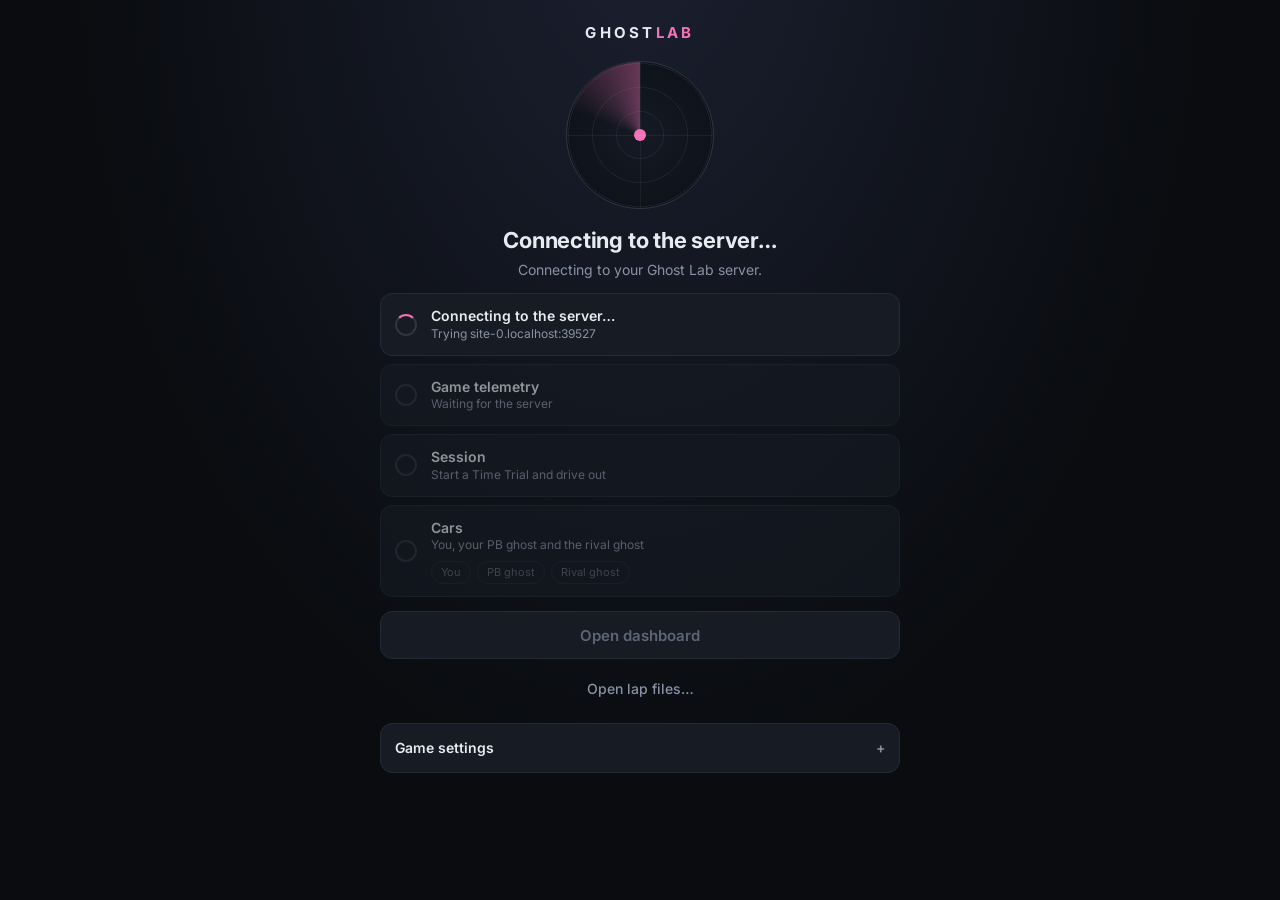
<file: web/index.html>
<!doctype html>
<html lang="en">
<head>
<meta charset="utf-8">
<meta name="viewport" content="width=device-width, initial-scale=1, viewport-fit=cover">
<title>Ghost Lab</title>
<meta name="description" content="Live F1 26 / F1 25 time trial telemetry with rival ghosts: 3D track map, sectors and traces on your phone.">
<meta name="theme-color" content="#0a0c10">
<meta name="color-scheme" content="dark">
<meta name="mobile-web-app-capable" content="yes">
<meta name="apple-mobile-web-app-capable" content="yes">
<meta name="apple-mobile-web-app-status-bar-style" content="black-translucent">
<meta name="apple-mobile-web-app-title" content="Ghost Lab">
<link rel="manifest" href="manifest.webmanifest">
<link rel="icon" href="icons/icon.svg" type="image/svg+xml">
<link rel="apple-touch-icon" href="icons/apple-touch-icon.png">
<link rel="preconnect" href="https://fonts.googleapis.com">
<link href="https://fonts.googleapis.com/css2?family=Inter:wght@400;500;600;700&family=JetBrains+Mono:wght@400;600&display=swap" rel="stylesheet">
<link rel="stylesheet" href="css/app.css">
</head>
<body>

<!-- ============ Detection screen ============ -->
<div id="detect" role="dialog" aria-labelledby="dTitle">
  <div class="dwrap">
    <div class="dhead">
      <div class="brand big">GHOST<span>LAB</span></div>
      <div class="radar" id="radar" aria-hidden="true">
        <div class="sweep"></div>
        <i class="blip player"></i><i class="blip pb"></i><i class="blip rival"></i>
        <div class="core"></div>
      </div>
      <h1 id="dTitle">Looking for telemetry…</h1>
      <p id="dSub" class="muted">Connecting to your Ghost Lab server.</p>
    </div>

    <ol class="steps">
      <li id="stBridge" class="step wait"><span class="ic"></span><div><b>Ghost Lab server</b><small></small></div><button id="dForget" class="chip" type="button" hidden>Disconnect</button></li>
      <li id="stUdp" class="step idle"><span class="ic"></span><div><b>Game telemetry</b><small></small></div></li>
      <li id="stSession" class="step idle"><span class="ic"></span><div><b>Session</b><small></small></div></li>
      <li id="stCars" class="step idle"><span class="ic"></span><div><b>Cars</b><small></small>
        <div class="carchips"><span class="carchip" data-role="player">You</span><span class="carchip" data-role="pb">PB ghost</span><span class="carchip" data-role="rival">Rival ghost</span></div></div></li>
    </ol>

    <div id="dTracks" class="dcard libcard" hidden>
      <div class="libhead"><b id="dTracksTitle">Your tracks</b><span class="muted small" id="dTracksSub"></span></div>
      <div id="trackList" class="libbox"></div>
    </div>

    <div class="actions">
      <button id="dGo" class="btn primary" disabled>Open dashboard</button>
      <button id="dOpen" class="btn ghost">Open lap files…</button>
    </div>

    <div id="dKey" class="dcard" hidden>
      <b>Enter the access code</b>
      <p class="muted small" id="dKeyMsg">This Ghost Lab server is protected. The code was shown when the server was set up, and it's in the link it printed.</p>
      <form id="keyForm" class="row">
        <input id="keyInput" type="text" autocomplete="off" autocapitalize="off" spellcheck="false" placeholder="Access code" aria-label="Access code">
        <button class="btn primary small" type="submit">Unlock</button>
      </form>
    </div>

    <div id="dRemote" class="dcard" hidden>
      <b>Connect to your Ghost Lab server</b>
      <p>Live data comes from your Ghost Lab server. Open the personal link you were sent, or enter the server and your access code.</p>
      <form id="remoteForm" class="stack">
        <input id="remoteAddr" type="text" inputmode="url" autocomplete="off" autocapitalize="off" spellcheck="false" placeholder="you.duckdns.org" aria-label="Server address">
        <input id="remoteKey" type="text" autocomplete="off" autocapitalize="off" spellcheck="false" placeholder="Access code" aria-label="Access code">
        <button class="btn primary small" type="submit">Connect</button>
      </form>
      <p class="links"><a id="repoLink" href="#" target="_blank" rel="noopener" hidden>Setup guide</a><a href="setup.html">Server setup helper</a></p>
    </div>

    <div id="dQR" class="dcard qr" hidden>
      <div id="qrBox"></div>
      <div><b>Open on your phone</b><p class="muted">Scan with your phone's camera.</p><code id="qrUrl"></code></div>
    </div>

    <details id="dHelp" class="dcard">
      <summary>Game settings</summary>
      <p class="muted small">In the game: Settings → Telemetry Settings → UDP Telemetry Settings.</p>
      <div id="helpBody"></div>
      <div id="trouble" hidden>
        <b class="small">Still nothing?</b>
        <ul class="small muted">
          <li>The console's <b>UDP IP</b> must be the server's public IP, with <b>your own port</b> and Broadcast <b>Off</b>.</li>
          <li>Check the server's firewall allows UDP 20777-20799 (Oracle: the subnet's Security List).</li>
          <li>Telemetry only flows while you're on track, not in menus.</li>
        </ul>
      </div>
    </details>
  </div>
</div>

<!-- ============ Dashboard ============ -->
<div id="app">
  <header>
    <div class="brand">GHOST<span>LAB</span></div>
    <div id="trackName"></div>
    <select id="driverSel" class="drvsel" aria-label="Driver to view" hidden></select>
    <button id="rpBtn" class="rpbtn" type="button" hidden>Replay</button>
    <button id="pill" class="pill" title="Telemetry status">Connecting…</button>
  </header>

  <main id="panes">
    <section id="pane-map" class="pane" aria-label="3D map">
      <div id="view">
        <div class="maptools">
          <div class="chips" id="camChips">
            <button class="chip" data-cam="orbit">Orbit</button>
            <button class="chip" data-cam="chase">Chase</button>
            <button class="chip" data-cam="onboard">Onboard</button>
            <button class="chip" data-cam="heli">Heli</button>
            <button class="chip" data-cam="tv">TV</button>
            <button class="chip" data-cam="top">Top</button>
            <button class="chip" data-cam="overview">Track</button>
            <button class="chip" data-cam="free">Free</button>
          </div>
          <div class="chips">
            <div class="seg" id="followChips">
              <button data-follow="player"><i style="background:var(--player)"></i>You</button>
              <button data-follow="pb"><i style="background:var(--pb)"></i>PB</button>
              <button data-follow="rival"><i style="background:var(--rival)"></i>Rival</button>
            </div>
            <select id="colorMode" class="chip" aria-label="Track colour">
              <option value="sector">Sectors</option>
              <option value="speed">Speed</option>
              <option value="delta">Gain / loss</option>
              <option value="plain">Plain</option>
            </select>
            <button class="chip tog on" id="tLines">Lines</button>
            <button class="chip tog on" id="tLabels">Labels</button>
            <button class="chip tog" id="tMirror" title="Flip the map if a track looks mirrored">Mirror</button>
          </div>
        </div>
        <div id="waiting" class="overlay-msg"><div></div></div>
        <div id="hud"></div>
        <div id="camHint">1–8 cameras · Tab switches car · drag to orbit</div>
      </div>
    </section>

    <section id="pane-data" class="pane scrolly" aria-label="Live data">
      <div class="card"><h3>Live</h3><div id="cards"><div class="empty">No cars yet.</div></div></div>
      <div class="card"><h3>Sectors</h3><table id="sectors"></table></div>
    </section>

    <section id="pane-traces" class="pane" aria-label="Traces">
      <div id="grip" title="Drag to resize"></div>
      <div class="tbar chips">
        <span id="chips" class="contents"></span>
        <span class="sep"></span>
        <button class="chip tog on" id="liveBtn" title="Draw your lap in progress">Live lap</button>
        <button class="chip icon" id="zoomOut" aria-label="Zoom out">−</button>
        <button class="chip icon" id="zoomIn" aria-label="Zoom in">+</button>
        <button class="chip" id="zoomReset">Reset</button>
      </div>
      <div class="tbar2"><div id="legend"></div></div>
      <div id="charts"></div>
    </section>

    <section id="pane-laps" class="pane scrolly" aria-label="Laps">
      <div class="card">
        <h3>Laps <span class="spacer"></span>
          <button id="autoBtn" class="chip tog on" title="Show the newest lap of each car automatically">Auto</button>
          <button id="tracksBtn" class="chip">Tracks</button>
          <button id="importBtn" class="chip">Import</button>
          <button id="exportBtn" class="chip">Export</button>
        </h3>
        <p class="hint"><span class="tag ref">REF</span> reference for delta &nbsp; <span class="tag cmp">CMP</span> lap compared with it</p>
        <div id="lapList"></div>
      </div>
    </section>
  </main>

  <div id="replay" hidden>
    <div class="rprow">
      <button id="rpPlay" class="rpplay" type="button" aria-label="Play"><svg viewBox="0 0 24 24" fill="currentColor"><path id="rpIcon" d="M8 5v14l11-7z"/></svg></button>
      <input id="rpSlider" type="range" min="0" max="10000" step="1" value="0" aria-label="Replay position">
      <span id="rpTime" class="rptime">0:00.000</span>
    </div>
    <div class="rprow rpopts">
      <select id="rpSpeed" class="chip" aria-label="Replay speed">
        <option value="0.25">0.25×</option><option value="0.5">0.5×</option><option value="1" selected>1×</option><option value="2">2×</option><option value="4">4×</option>
      </select>
      <label class="rpslot" style="--c:var(--player)"><i></i>You<select id="rpSlot-player" aria-label="Lap shown as You"></select></label>
      <label class="rpslot" style="--c:var(--pb)"><i></i>PB<select id="rpSlot-pb" aria-label="Lap shown as PB ghost"></select></label>
      <label class="rpslot" style="--c:var(--rival)"><i></i>Rival<select id="rpSlot-rival" aria-label="Lap shown as Rival ghost"></select></label>
      <label class="rpslot ref"><span class="tag ref">REF</span><select id="rpRef" aria-label="Reference lap for the delta"></select></label>
      <button id="rpExit" class="chip" type="button">Back to live</button>
    </div>
  </div>

  <nav id="tabs" aria-label="Views">
    <button data-tab="map"><svg viewBox="0 0 24 24" fill="none" stroke="currentColor" stroke-width="1.8" stroke-linecap="round" stroke-linejoin="round"><path d="M5 17c-2-3 0-8 4-9s4 3 7 2 4-4 5-1-2 7-6 9-8 2-10-1z"/><circle cx="9" cy="12" r="1.4" fill="currentColor"/></svg>Map</button>
    <button data-tab="data"><svg viewBox="0 0 24 24" fill="none" stroke="currentColor" stroke-width="1.8" stroke-linecap="round"><path d="M4 16a8 8 0 1 1 16 0"/><path d="M12 16l4-5"/><path d="M4 20h16"/></svg>Live</button>
    <button data-tab="traces"><svg viewBox="0 0 24 24" fill="none" stroke="currentColor" stroke-width="1.8" stroke-linecap="round" stroke-linejoin="round"><path d="M3 17l4-7 3 4 4-9 3 8 4-3"/><path d="M3 21h18"/></svg>Traces</button>
    <button data-tab="laps"><svg viewBox="0 0 24 24" fill="none" stroke="currentColor" stroke-width="1.8" stroke-linecap="round"><path d="M5 21V4"/><path d="M5 4h12l-2 4 2 4H5"/></svg>Laps</button>
  </nav>
</div>

<input type="file" id="fileIn" multiple hidden>
<div id="sheet" class="sheet" hidden>
  <div class="sheet-backdrop" data-close></div>
  <div class="sheet-panel" role="dialog" aria-modal="true" aria-labelledby="sheetTitle">
    <div class="sheet-head"><b id="sheetTitle"></b><button class="chip icon" data-close aria-label="Close">×</button></div>
    <div id="sheetBody"></div>
  </div>
</div>
<div id="toast" class="toast" role="status" aria-live="polite"></div>
<div id="dropzone"><div>Drop lap files to import</div></div>

<script src="vendor/three.min.js"></script>
<script src="vendor/OrbitControls.js"></script>
<script src="vendor/qrcode.js"></script>
<script src="js/app.js"></script>
</body>
</html>
</file>
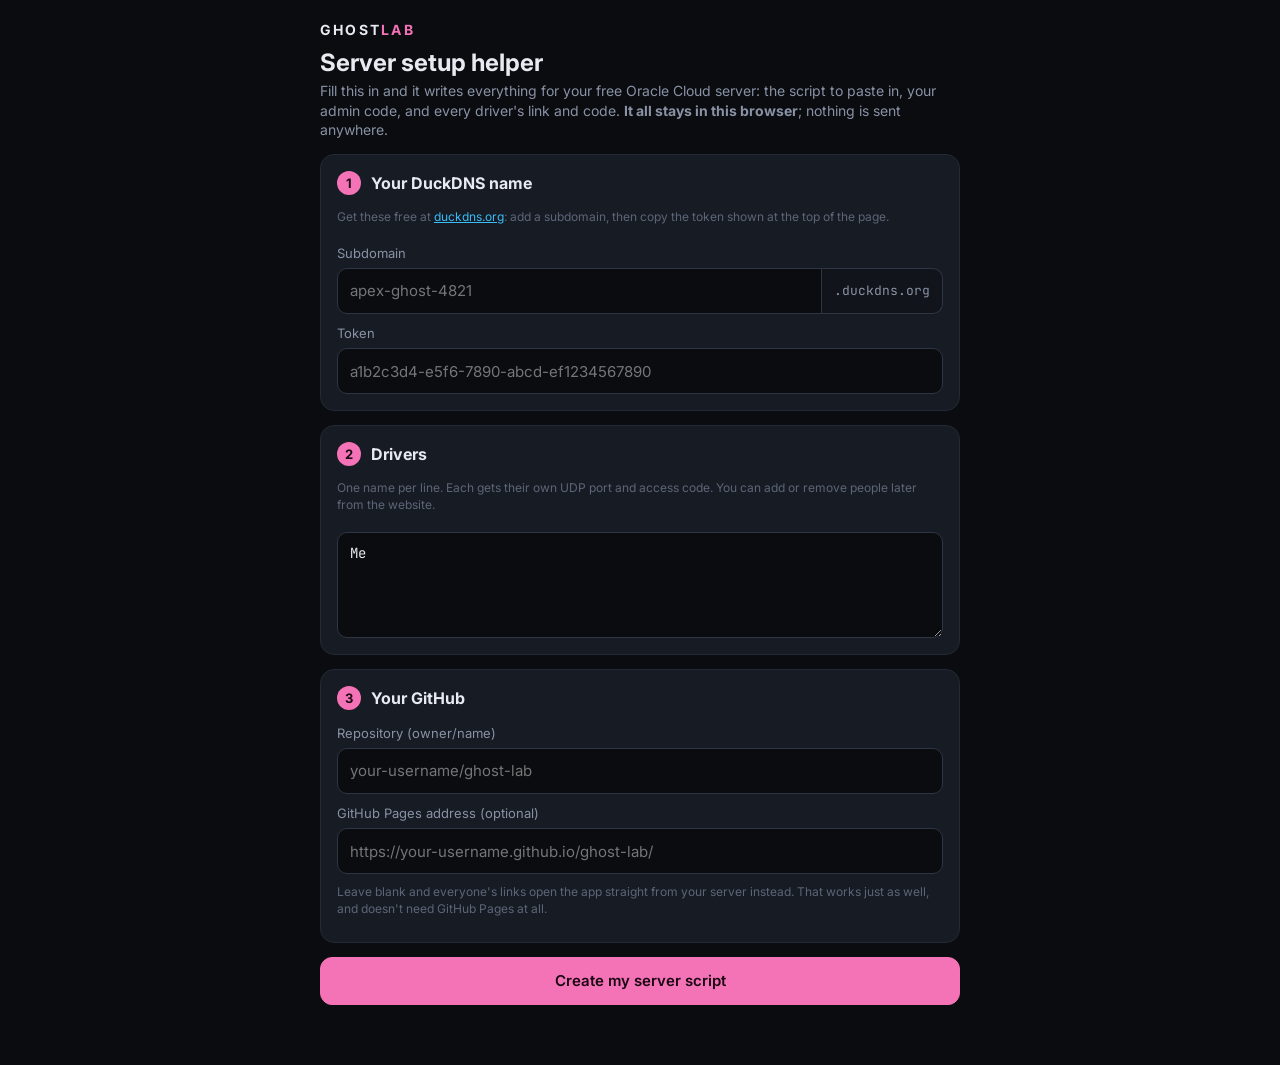
<file: web/setup.html>
<!doctype html>
<html lang="en">
<head>
<meta charset="utf-8">
<meta name="viewport" content="width=device-width, initial-scale=1, viewport-fit=cover">
<title>Ghost Lab Server Setup</title>
<meta name="theme-color" content="#0a0c10">
<meta name="color-scheme" content="dark">
<link rel="icon" href="icons/icon.svg" type="image/svg+xml">
<link rel="preconnect" href="https://fonts.googleapis.com">
<link href="https://fonts.googleapis.com/css2?family=Inter:wght@400;500;600;700&family=JetBrains+Mono:wght@400;600&display=swap" rel="stylesheet">
<link rel="stylesheet" href="css/app.css">
<style>
  html,body{height:auto;overflow:auto}
  body{padding:calc(env(safe-area-inset-top) + 20px) calc(var(--sr) + 16px) 60px calc(var(--sl) + 16px)}
  .wrap{max-width:640px;margin:0 auto;display:flex;flex-direction:column;gap:14px}
  h1{font-size:24px;margin:6px 0 2px}
  h2{font-size:16px;margin:0 0 4px;display:flex;align-items:center;gap:10px}
  h2 .n{display:grid;place-items:center;width:24px;height:24px;border-radius:50%;background:var(--rival);color:#1a0712;font-size:13px;font-weight:700;flex:none}
  .lead{color:var(--muted);margin:0}
  .box{background:var(--panel2);border:1px solid var(--line);border-radius:14px;padding:16px;display:flex;flex-direction:column;gap:10px}
  label{display:flex;flex-direction:column;gap:6px;font-size:13px;color:var(--muted)}
  input,textarea{height:46px;border-radius:10px;border:1px solid var(--line2);background:var(--bg);padding:0 12px;font-size:15px;color:var(--text);width:100%}
  textarea{height:auto;padding:10px 12px;font-family:var(--mono);font-size:14px;line-height:1.5}
  .suffix{display:flex;align-items:center;gap:0}
  .suffix input{border-radius:10px 0 0 10px}
  .suffix span{height:46px;display:grid;place-items:center;padding:0 12px;border:1px solid var(--line2);border-left:0;border-radius:0 10px 10px 0;background:var(--panel);color:var(--muted);font-family:var(--mono);font-size:13px;white-space:nowrap}
  .hint{font-size:12px;color:var(--dim)}
  .err{color:var(--red);font-size:13px;min-height:0}
  .err:empty{display:none}
  .out{display:none;flex-direction:column;gap:14px}
  .out.on{display:flex}
  pre{margin:0;max-height:260px;overflow:auto;background:var(--bg);border:1px solid var(--line2);border-radius:10px;padding:12px;font-family:var(--mono);font-size:12px;line-height:1.5;white-space:pre-wrap;word-break:break-all;color:#cdd3de}
  .row2{display:flex;gap:8px;flex-wrap:wrap}
  .row2 .btn{flex:1;min-width:140px}
  .admin{border-color:#4b3566}
  .admin code{font-size:16px;color:var(--purple)}
  .link{font-family:var(--mono);font-size:12px;word-break:break-all;color:var(--player)}
  table{font-size:13px}
  td{vertical-align:top}
  td:first-child{color:var(--text);font-weight:600}
  .note{font-size:13px;color:var(--muted);border-left:3px solid var(--yellow);padding:4px 0 4px 10px}
  a{color:var(--player)}
</style>
</head>
<body>
<div class="wrap">
  <div>
    <div class="brand">GHOST<span>LAB</span></div>
    <h1>Server setup helper</h1>
    <p class="lead">Fill this in and it writes everything for your free Oracle Cloud server: the script to paste in, your admin code, and every driver's link and code. <b>It all stays in this browser</b>; nothing is sent anywhere.</p>
  </div>

  <div class="box">
    <h2><span class="n">1</span>Your DuckDNS name</h2>
    <p class="hint">Get these free at <a href="https://www.duckdns.org" target="_blank" rel="noopener">duckdns.org</a>: add a subdomain, then copy the token shown at the top of the page.</p>
    <label>Subdomain
      <div class="suffix"><input id="sub" placeholder="apex-ghost-4821" autocomplete="off" autocapitalize="off" spellcheck="false"><span>.duckdns.org</span></div>
    </label>
    <label>Token
      <input id="token" placeholder="a1b2c3d4-e5f6-7890-abcd-ef1234567890" autocomplete="off" autocapitalize="off" spellcheck="false">
    </label>
  </div>

  <div class="box">
    <h2><span class="n">2</span>Drivers</h2>
    <p class="hint">One name per line. Each gets their own UDP port and access code. You can add or remove people later from the website.</p>
    <textarea id="drivers" rows="4" spellcheck="false">Me</textarea>
  </div>

  <div class="box">
    <h2><span class="n">3</span>Your GitHub</h2>
    <label>Repository (owner/name)
      <input id="repo" placeholder="your-username/ghost-lab" autocomplete="off" autocapitalize="off" spellcheck="false">
    </label>
    <label>GitHub Pages address (optional)
      <input id="pages" placeholder="https://your-username.github.io/ghost-lab/" autocomplete="off" autocapitalize="off" spellcheck="false">
    </label>
    <p class="hint">Leave blank and everyone's links open the app straight from your server instead. That works just as well, and doesn't need GitHub Pages at all.</p>
  </div>

  <div class="err" id="err"></div>
  <button class="btn primary" id="go">Create my server script</button>

  <div class="out" id="out">
    <div class="box admin">
      <h2>Your admin link (keep it to yourself)</h2>
      <p class="hint">Sees every driver, live and saved laps, and lets you add or remove drivers. Open it once on your phone and add it to your home screen.</p>
      <div>Admin code: <code id="adminCode"></code></div>
      <div class="link" id="adminLink"></div>
      <div class="row2"><button class="btn" id="copyAdmin">Copy admin link</button></div>
    </div>

    <div class="box">
      <h2>The script to paste into Oracle</h2>
      <p class="hint">You'll paste this when creating the server (step 5 of the guide).</p>
      <pre id="script"></pre>
      <div class="row2"><button class="btn primary" id="copyScript">Copy script</button></div>
    </div>

    <div class="box">
      <h2>Everyone's details</h2>
      <p class="hint">Send each person their link. Their console's <b>UDP IP</b> is your server's public IP, which Oracle shows once the server exists and the app shows under Game settings. Each person uses their own <b>UDP port</b>.</p>
      <table id="table"></table>
      <div class="row2"><button class="btn" id="download">Download all as a text file</button><button class="btn" id="copyAll">Copy all</button></div>
    </div>

    <p class="note">These codes are saved in this browser, so you can come back to this page. <button class="chip" id="reset">Start over with new codes</button></p>
  </div>
</div>

<div id="toast" class="toast" role="status" aria-live="polite"></div>
<script>
"use strict";
(() => {
const $ = id => document.getElementById(id);
const ALPHA = 'abcdefghjkmnpqrstuvwxyz23456789';
const PORT = 20777;
const NAME_RE = /^[A-Za-z0-9][A-Za-z0-9 _.'-]{0,23}$/;
const store = {
  get(k, d){ try { const v = localStorage.getItem('ghostlab.setup.' + k); return v == null ? d : JSON.parse(v); } catch { return d; } },
  set(k, v){ try { localStorage.setItem('ghostlab.setup.' + k, JSON.stringify(v)); } catch {} },
};
function code(n){ const a = new Uint32Array(n); crypto.getRandomValues(a); return [...a].map(x => ALPHA[x % ALPHA.length]).join(''); }
function toast(msg){ const t = $('toast'); t.textContent = msg; t.className = 'toast show ok'; clearTimeout(toast.t); toast.t = setTimeout(() => t.className = 'toast', 2500); }
async function copy(text){
  try { await navigator.clipboard.writeText(text); return true; } catch {}
  const t = document.createElement('textarea'); t.value = text; document.body.appendChild(t); t.select();
  let ok = false; try { ok = document.execCommand('copy'); } catch {} t.remove(); return ok;
}
const shq = s => "'" + String(s).replace(/'/g, "'\\''") + "'";
const esc = s => String(s).replace(/[&<>"]/g, c => ({'&': '&amp;', '<': '&lt;', '>': '&gt;', '"': '&quot;'}[c]));

// ---- prefill ----
const saved = store.get('form', null);
const gh = /^([a-z0-9-]+)\.github\.io$/i.exec(location.hostname);
const repoGuess = gh ? `${gh[1]}/${location.pathname.split('/').filter(Boolean)[0] || ''}` : '';
const pagesGuess = gh ? location.origin + location.pathname.replace(/setup\.html$/, '') : '';
$('repo').value = saved ? saved.repo : repoGuess.replace(/\/$/, '');
$('pages').value = saved ? saved.pages : pagesGuess;
if (saved){ $('sub').value = saved.sub; $('token').value = saved.token; $('drivers').value = saved.drivers; }

function read(){
  const sub = $('sub').value.trim().toLowerCase().replace(/\.duckdns\.org$/, '').replace(/^https?:\/\//, '');
  const token = $('token').value.trim();
  const repo = $('repo').value.trim().replace(/^https:\/\/github\.com\//, '').replace(/\.git$/, '').replace(/\/$/, '');
  let pages = $('pages').value.trim(); if (pages && !pages.endsWith('/')) pages += '/';
  const names = $('drivers').value.split(/\r?\n/).map(s => s.trim()).filter(Boolean);
  const errs = [];
  if (!/^[a-z0-9]([a-z0-9-]*[a-z0-9])?$/.test(sub)) errs.push('Enter your DuckDNS subdomain (letters, numbers and dashes).');
  if (!/^[A-Za-z0-9-]{20,64}$/.test(token)) errs.push('Paste your DuckDNS token (it looks like a1b2c3d4-e5f6-…).');
  if (!/^[A-Za-z0-9-]+\/[A-Za-z0-9._-]+$/.test(repo)) errs.push('Enter your repository as owner/name, e.g. alex/ghost-lab.');
  if (pages && !/^https:\/\/[^\s]+\/$/.test(pages)) errs.push('Enter your GitHub Pages address, starting with https://');
  if (!names.length) errs.push('Add at least one driver.');
  const bad = names.filter(n => !NAME_RE.test(n));
  if (bad.length) errs.push(`Use short names with letters and numbers: ${bad.join(', ')}`);
  const lower = names.map(n => n.toLowerCase());
  if (new Set(lower).size !== lower.length) errs.push('Each driver needs a different name.');
  if (names.length > 23) errs.push('Up to 23 drivers.');
  return {sub, token, repo, pages, names, errs};
}

function build(auto){
  const f = read();
  $('err').innerHTML = f.errs.map(esc).join('<br>');
  if (f.errs.length){ $('out').classList.remove('on'); return; }
  store.set('form', {sub: f.sub, token: f.token, repo: f.repo, pages: f.pages, drivers: $('drivers').value});
  const codes = store.get('codes', {});
  if (!codes.__admin) codes.__admin = code(10);
  const drivers = f.names.map((name, i) => {
    const k = name.toLowerCase();
    if (!codes[k]) codes[k] = code(8);
    return {name, code: codes[k], port: PORT + i};
  });
  store.set('codes', codes);
  const domain = `${f.sub}.duckdns.org`;
  const link = c => f.pages ? `${f.pages}?server=${domain}&key=${c}` : `https://${domain}/?key=${c}`;
  const list = drivers.map(d => `${d.name}:${d.code}`).join(',');

  // the progress page is public, so blank out the token and every code in what it shows
  const hide = [f.token, codes.__admin, ...drivers.map(d => d.code)].map(x => `s/${x}/(hidden)/g`).join('; ');
  const script = `#!/bin/bash
# Ghost Lab server - made by the Ghost Lab setup helper on ${new Date().toISOString().slice(0, 10)}
# Paste into Oracle Cloud: Create instance > Advanced options > Management > Initialization script.
LOG=/var/log/ghostlab-setup.log
exec > "$LOG" 2>&1
set -x
export DEBIAN_FRONTEND=noninteractive
# While it installs, a progress page is shown at http://YOUR-SERVER-IP
SD=/run/ghostlab-status; mkdir -p "$SD"
status() {
  extra=""
  [ -n "$2" ] && extra="<p>What the server said:</p><pre style='white-space:pre-wrap;font-size:12px;color:#8992a5'>$(tail -n 40 "$LOG" | sed ${shq(hide)} | sed 's/&/\\&amp;/g; s/</\\&lt;/g')</pre>"
  printf '<!doctype html><meta charset=utf-8><meta name=viewport content="width=device-width"><meta http-equiv=refresh content=15><title>Ghost Lab setup</title><body style="font:16px system-ui,sans-serif;background:#0a0c10;color:#e7eaf0;padding:20px;max-width:640px"><h2>Ghost Lab setup</h2><p style="font-size:18px">%s</p><p style="color:#8992a5">Updated %s UTC. This page refreshes itself.</p>%s' "$1" "$(date -u +%H:%M)" "$extra" > "$SD/index.html"
}
serve() { (cd "$SD" && exec python3 -m http.server 80 >/dev/null 2>&1) & SERVE_PID=$!; }
stop_serving() { kill "$SERVE_PID" 2>/dev/null; wait "$SERVE_PID" 2>/dev/null; }
fail() { status "Problem: $1" log; exit 1; }
iptables -I INPUT 1 -p tcp --dport 80 -j ACCEPT || true
status "Step 1 of 4: the server has started."
serve
retry() { for _ in 1 2 3 4 5 6 7 8 9 10; do "$@" && return 0; sleep 20; done; return 1; }
status "Step 2 of 4: waiting for Ubuntu's own start-up updates, then installing tools. On the free server this can take 10-20 minutes."
retry apt-get update -y || fail "couldn't update Ubuntu. Does this server have internet access (a public IP, in the public subnet)?"
retry apt-get install -y git curl python3 || fail "couldn't install the tools Ghost Lab needs."
U=ubuntu; id "$U" >/dev/null 2>&1 || U=opc
status "Step 3 of 4: downloading Ghost Lab from GitHub."
rm -rf "/home/$U/ghost-lab"
retry sudo -u "$U" git clone --depth 1 ${shq('https://github.com/' + f.repo + '.git')} "/home/$U/ghost-lab" || fail ${shq("couldn't download Ghost Lab from github.com/" + f.repo + ". Is the repository public?")}
cd "/home/$U/ghost-lab" || fail "the download is missing."
status "Step 4 of 4: installing Ghost Lab, HTTPS and DuckDNS. In a few minutes your admin link will work."
stop_serving
if ! SUDO_USER="$U" bash server/install.sh --cloud \\
  --domain ${shq(domain)} \\
  --duckdns-token ${shq(f.token)} \\
${f.pages ? `  --pages ${shq(f.pages)} \\
` : ''}  --drivers ${shq(list)} \\
  --admin-code ${shq(codes.__admin)}; then
  serve
  fail "the Ghost Lab installer stopped. The details below show why."
fi
echo "Ghost Lab setup finished"
`;
  $('script').textContent = script;
  $('adminCode').textContent = codes.__admin;
  $('adminLink').textContent = link(codes.__admin);
  $('table').innerHTML = '<tr><th>Driver</th><th>UDP port</th><th>Code</th></tr>' + drivers.map(d =>
    `<tr><td>${esc(d.name)}</td><td>${d.port}</td><td><code>${d.code}</code></td></tr><tr><td colspan="3" class="link" style="border-top:0">${esc(link(d.code))}</td></tr>`).join('');

  const details = `GHOST LAB - server ${domain}\n\nADMIN (keep private)\n  Link: ${link(codes.__admin)}\n  Code: ${codes.__admin}\n\n` +
    drivers.map(d => `${d.name}\n  Open on your phone: ${link(d.code)}\n  Access code: ${d.code}\n  Console: UDP Telemetry On, Broadcast Off, Send Rate 60 Hz, Format 2026\n  UDP IP Address: (your server's public IP)\n  UDP Port: ${d.port}`).join('\n\n') + '\n';
  $('copyScript').onclick = async () => toast(await copy(script) ? 'Script copied' : 'Select the script and copy it');
  $('copyAdmin').onclick = async () => toast(await copy(link(codes.__admin)) ? 'Admin link copied' : 'Couldn\'t copy');
  $('copyAll').onclick = async () => toast(await copy(details) ? 'Copied everyone\'s details' : 'Couldn\'t copy');
  $('download').onclick = () => {
    const a = document.createElement('a');
    a.href = URL.createObjectURL(new Blob([details.replace(/\n/g, '\r\n')], {type: 'text/plain'}));
    a.download = `ghost-lab-${f.sub}.txt`; document.body.appendChild(a); a.click(); a.remove();
  };
  $('out').classList.add('on');
  if (!auto) $('out').scrollIntoView({behavior: 'smooth', block: 'start'});
}
$('go').onclick = () => build(false);
let armed = 0;
$('reset').onclick = () => {
  if (Date.now() - armed > 4000){ armed = Date.now(); $('reset').textContent = 'Tap again: new codes for everyone'; toast('Only do this before you create the server'); setTimeout(() => { $('reset').textContent = 'Start over with new codes'; }, 4000); return; }
  armed = 0; $('reset').textContent = 'Start over with new codes'; store.set('codes', {}); build(false); toast('New codes made');
};
if (saved) build(true);
})();
</script>
</body>
</html>
</file>
<file: web/css/app.css>
:root{
  --bg:#0a0c10; --panel:#11141a; --panel2:#171b23; --line:#232935; --line2:#2e3543;
  --text:#e7eaf0; --muted:#8992a5; --dim:#5d6578;
  --player:#38bdf8; --pb:#4ade80; --rival:#f472b6;
  --purple:#c084fc; --green:#4ade80; --yellow:#facc15; --red:#f87171;
  --mono:'JetBrains Mono',ui-monospace,SFMono-Regular,Menlo,monospace;
  --sans:Inter,system-ui,-apple-system,'Segoe UI',sans-serif;
  --sl:env(safe-area-inset-left); --sr:env(safe-area-inset-right);
}
*{box-sizing:border-box}
html,body{margin:0;height:100%;background:var(--bg);color:var(--text);font:14px/1.4 var(--sans);overscroll-behavior:none;-webkit-text-size-adjust:100%}
body{-webkit-tap-highlight-color:transparent}
button,select,input{font:inherit;color:inherit}
button{cursor:pointer}
[hidden]{display:none !important}
code{font-family:var(--mono);font-size:.92em;color:var(--player)}
.muted{color:var(--muted)} .small{font-size:12px}
.brand{font-weight:700;letter-spacing:.16em;font-size:14px;white-space:nowrap}
.brand span{color:var(--rival)}
.brand.big{font-size:15px;letter-spacing:.22em}

/* ---------- shell (phone first) ---------- */
#app{position:fixed;inset:0;display:grid;grid-template-columns:minmax(0,1fr);grid-template-rows:auto minmax(0,1fr) auto auto;grid-template-areas:"top" "panes" "replay" "tabs"}
header{grid-area:top;display:flex;align-items:center;gap:10px;min-width:0;padding:calc(env(safe-area-inset-top) + 8px) calc(var(--sr) + 12px) 8px calc(var(--sl) + 12px);border-bottom:1px solid var(--line);background:var(--panel)}
#trackName{flex:1;min-width:0;color:var(--muted);font-size:12px;white-space:nowrap;overflow:hidden;text-overflow:ellipsis}
.pill{flex:none;display:inline-flex;align-items:center;gap:6px;height:28px;padding:0 11px;border-radius:999px;background:var(--panel2);border:1px solid var(--line);color:var(--muted);font-size:12px}
.pill::before{content:"";width:7px;height:7px;border-radius:50%;background:var(--dim)}
.pill.ok{color:var(--green);border-color:#1d4d33}.pill.ok::before{background:var(--green)}
.pill.warn{color:var(--yellow);border-color:#5a4a12}.pill.warn::before{background:var(--yellow)}
.pill.bad{color:var(--red);border-color:#5b2323}.pill.bad::before{background:var(--red)}

#panes{grid-area:panes;position:relative;min-height:0;min-width:0}
.pane{position:absolute;inset:0;display:none;flex-direction:column;min-height:0;min-width:0}
.pane.active{display:flex}
.pane.scrolly{overflow-y:auto;-webkit-overflow-scrolling:touch;gap:12px;padding:12px calc(var(--sr) + 12px) 20px calc(var(--sl) + 12px)}

#tabs{grid-area:tabs;display:grid;grid-template-columns:repeat(4,1fr);background:var(--panel);border-top:1px solid var(--line);padding:0 var(--sr) env(safe-area-inset-bottom) var(--sl)}
#tabs button{background:none;border:0;color:var(--dim);display:flex;flex-direction:column;align-items:center;justify-content:center;gap:3px;min-height:56px;font-size:11px;font-weight:500}
#tabs svg{width:22px;height:22px}
#tabs button.active{color:var(--text)}
#tabs button.active svg{color:var(--rival)}

/* ---------- chips & buttons ---------- */
.chips{display:flex;gap:6px;align-items:center;overflow-x:auto;scrollbar-width:none;-webkit-overflow-scrolling:touch}
.chips::-webkit-scrollbar{display:none}
.chip{flex:none;height:32px;padding:0 12px;border-radius:999px;border:1px solid var(--line);background:rgba(23,27,35,.92);color:var(--muted);font-size:12px;white-space:nowrap}
.chip:hover{border-color:var(--line2)}
.chip.on{color:var(--text);border-color:var(--line2);background:#232a38}
.chip.icon{width:32px;padding:0;font-size:16px;line-height:1}
select.chip{appearance:none;-webkit-appearance:none;padding-right:28px;background:rgba(23,27,35,.92) url("data:image/svg+xml,%3Csvg xmlns='http://www.w3.org/2000/svg' width='10' height='6'%3E%3Cpath d='M1 1l4 4 4-4' stroke='%238992a5' fill='none' stroke-width='1.5'/%3E%3C/svg%3E") no-repeat right 11px center;color:var(--text)}
.seg{flex:none;display:flex;border:1px solid var(--line);border-radius:999px;overflow:hidden;background:rgba(23,27,35,.92)}
.seg button{height:30px;padding:0 11px;border:0;background:none;color:var(--muted);font-size:12px;display:flex;align-items:center;gap:6px}
.seg button i{width:7px;height:7px;border-radius:50%;opacity:.5}
.seg button.on{background:#232a38;color:var(--text)} .seg button.on i{opacity:1}
.seg button:disabled{opacity:.35}
.btn{height:48px;border-radius:12px;border:1px solid var(--line2);background:var(--panel2);font-weight:600;font-size:15px;padding:0 16px}
.btn.primary{background:var(--rival);border-color:var(--rival);color:#1a0712}
.btn.primary:disabled{background:var(--panel2);border-color:var(--line);color:var(--dim);cursor:default}
.btn.small{height:44px;font-size:14px}

/* ---------- map ---------- */
#view{position:relative;flex:1;min-height:0;overflow:hidden;background:radial-gradient(ellipse at 50% 30%,#141925,#090b0f 70%)}
#view canvas{display:block;outline:none;touch-action:none}
.maptools{position:absolute;left:0;right:0;top:0;z-index:3;display:flex;flex-direction:column;gap:6px;padding:8px 0 18px;background:linear-gradient(rgba(10,12,16,.8),rgba(10,12,16,0));pointer-events:none}
.maptools .chips{pointer-events:auto;padding:0 calc(var(--sr) + 12px) 0 calc(var(--sl) + 12px)}
#hud{position:absolute;left:calc(var(--sl) + 10px);bottom:10px;width:min(320px,calc(100% - 20px));z-index:2;pointer-events:none}
#camHint{display:none;position:absolute;right:12px;bottom:12px;font-size:11px;color:var(--dim);background:rgba(10,12,16,.7);padding:4px 8px;border-radius:6px}
.overlay-msg{position:absolute;inset:0;display:flex;align-items:center;justify-content:center;pointer-events:none;padding:90px 16px 120px;z-index:1}
.overlay-msg>div{background:rgba(17,20,26,.9);border:1px solid var(--line);border-radius:12px;padding:14px 18px;max-width:380px;text-align:center;color:var(--muted);font-size:13px}
.overlay-msg b{display:block;color:var(--text);margin-bottom:4px;font-size:14px}

/* ---------- cards ---------- */
.card{background:var(--panel2);border:1px solid var(--line);border-radius:12px;padding:12px}
.card h3{margin:0 0 10px;font-size:11px;letter-spacing:.12em;text-transform:uppercase;color:var(--muted);font-weight:600;display:flex;align-items:center;gap:6px}
.card h3 .spacer{flex:1}
.card h3 .chip{height:28px;text-transform:none;letter-spacing:0}
.empty{color:var(--dim);font-size:13px;padding:4px 2px}
.hint{margin:0 0 8px;font-size:11px;color:var(--muted)}
.tag{display:inline-block;font-family:var(--mono);font-size:10px;font-weight:600;padding:1px 5px;border-radius:4px;color:#0a0c10}
.tag.ref{background:var(--yellow)} .tag.cmp{background:var(--player)}

.car{--c:var(--player);border:1px solid var(--line);border-left:3px solid var(--c);border-radius:10px;padding:9px 11px;background:var(--panel);margin-bottom:8px}
.car:last-child{margin-bottom:0}
.car .top{display:flex;align-items:center;gap:8px;font-size:12px}
.car .top b{color:var(--c)}
.car .top .nm{color:var(--muted);overflow:hidden;text-overflow:ellipsis;white-space:nowrap;flex:1;min-width:0}
.car .top .dl{font-family:var(--mono);font-weight:600;font-size:14px}
.car .mid{display:grid;grid-template-columns:auto 36px 1fr;gap:10px;align-items:center;margin-top:6px}
.car .spd{font-family:var(--mono);font-size:26px;font-weight:600;line-height:1;min-width:3.4ch}
.car .spd small{font-size:10px;color:var(--muted);margin-left:2px;font-weight:400}
.car .gr{font-family:var(--mono);font-size:22px;font-weight:600;text-align:center;border:1px solid var(--line2);border-radius:7px;line-height:32px}
.bars{display:flex;flex-direction:column;gap:5px}
.bar{height:7px;background:#0b0e13;border-radius:4px;overflow:hidden}
.bar i{display:block;height:100%;border-radius:4px}
.bar.t i{background:var(--green)} .bar.b i{background:var(--red)}
.steer{height:7px;background:#0b0e13;border-radius:4px;position:relative}
.steer i{position:absolute;top:-1px;width:4px;height:9px;margin-left:-2px;background:var(--text);border-radius:2px}
.steer::before{content:"";position:absolute;left:50%;top:0;bottom:0;width:1px;background:var(--line2)}
.car .foot{margin-top:7px;font-size:11px;color:var(--muted);font-family:var(--mono);display:flex;gap:10px;flex-wrap:wrap}
.drs{color:var(--green)}
#hud .car{background:rgba(17,20,26,.9);-webkit-backdrop-filter:blur(6px);backdrop-filter:blur(6px);margin:0}
#hud .car .spd{font-size:32px}
#hud .car .gr{font-size:26px;line-height:38px}
.neg{color:var(--green)} .pos{color:var(--red)}

table{width:100%;border-collapse:collapse;font-size:12px}
th{font-weight:500;color:var(--dim);text-align:right;padding:3px 4px;font-size:11px}
th:first-child,td:first-child{text-align:left}
td{padding:6px 4px;text-align:right;font-family:var(--mono);border-top:1px solid var(--line);white-space:nowrap}
td:first-child{font-family:var(--sans);color:var(--muted)}
td.purple{color:var(--purple)} td.green{color:var(--green)} td.yellow{color:var(--yellow)}
.sw{display:inline-block;width:8px;height:8px;border-radius:2px;margin-right:6px;vertical-align:middle;flex:none}

#lapList{display:flex;flex-direction:column;gap:4px}
.lap{display:grid;grid-template-columns:28px minmax(0,1fr) auto;gap:6px;align-items:center;padding:6px;border-radius:8px;border:1px solid transparent}
.lap.sel{border-color:var(--line2);background:var(--panel)}
.lap label{display:grid;place-items:center;height:36px;cursor:pointer}
.lap input{margin:0;width:18px;height:18px;accent-color:var(--rival)}
.lap .l1{display:flex;gap:6px;align-items:center;min-width:0;overflow:hidden;white-space:nowrap}
.lap .role{font-weight:600;white-space:nowrap}
.lap .time{font-family:var(--mono)}
.lap .inv{color:var(--red);font-size:10px}
.lap .l2{font-family:var(--mono);font-size:10px;color:var(--dim);white-space:nowrap;overflow:hidden;text-overflow:ellipsis}
.lap .btns{display:flex;gap:4px}
.lap .btns button{height:32px;min-width:42px;padding:0 6px;border-radius:7px;border:1px solid var(--line);background:var(--panel2);font-size:10px;font-family:var(--mono);font-weight:600;color:var(--muted)}
.lap .btns button.ref.on{color:#0a0c10;background:var(--yellow);border-color:var(--yellow)}
.lap .btns button.cmp.on{color:#0a0c10;background:var(--player);border-color:var(--player)}

/* ---------- traces ---------- */
#pane-traces{background:var(--panel)}
#grip{display:none}
.tbar{padding:8px calc(var(--sr) + 12px) 6px calc(var(--sl) + 12px)}
.tbar2{display:flex;align-items:center;gap:8px;flex-wrap:wrap;padding:0 calc(var(--sr) + 12px) 6px calc(var(--sl) + 12px);border-bottom:1px solid var(--line)}
#legend{display:flex;gap:4px 12px;font-size:11px;color:var(--muted);flex-wrap:wrap;flex:1;min-width:0;min-height:16px}
.contents{display:contents}
.tbar .sep{flex:none;width:1px;height:20px;background:var(--line2);margin:0 2px}
#charts{flex:1;overflow-y:auto;-webkit-overflow-scrolling:touch;padding:4px 0 10px;cursor:crosshair;user-select:none;-webkit-user-select:none;touch-action:pan-y}
.chart{position:relative}
.chart .ch{position:absolute;left:46px;top:2px;right:8px;font-size:10px;color:var(--dim);display:flex;gap:8px;pointer-events:none;font-family:var(--mono);white-space:nowrap;overflow:hidden}
.chart .ch b{font-family:var(--sans);color:var(--muted);font-weight:600;text-transform:uppercase;letter-spacing:.08em}
.chart .rd{display:flex;gap:8px}
.chart canvas{display:block;width:100%}

/* ---------- detection screen ---------- */
#detect{position:fixed;inset:0;z-index:50;overflow-y:auto;-webkit-overflow-scrolling:touch;background:radial-gradient(ellipse at 50% -10%,#1b2030,var(--bg) 62%);padding:calc(env(safe-area-inset-top) + 22px) calc(var(--sr) + 16px) calc(env(safe-area-inset-bottom) + 28px) calc(var(--sl) + 16px);transition:opacity .35s ease}
#detect.leaving{opacity:0;pointer-events:none}
.dwrap{max-width:480px;margin:0 auto;display:flex;flex-direction:column;gap:14px}
.dhead{text-align:center}
.dhead h1{font-size:22px;margin:0 0 4px;font-weight:700;letter-spacing:-.01em}
.dhead p{margin:0;font-size:14px}
.radar{position:relative;width:148px;height:148px;margin:18px auto 16px;border-radius:50%;border:1px solid var(--line2);overflow:hidden;
  background:repeating-radial-gradient(circle,transparent 0 23px,rgba(255,255,255,.055) 23px 24px),radial-gradient(circle,#151a25,#0c0f15)}
.radar::before,.radar::after{content:"";position:absolute;background:rgba(255,255,255,.05)}
.radar::before{left:50%;top:0;bottom:0;width:1px}.radar::after{top:50%;left:0;right:0;height:1px}
.radar .sweep{position:absolute;inset:0;border-radius:50%;background:conic-gradient(from 0deg,rgba(244,114,182,0) 0deg,rgba(244,114,182,0) 290deg,rgba(244,114,182,.38) 360deg);animation:spin 2.6s linear infinite}
.radar .core{position:absolute;left:50%;top:50%;width:12px;height:12px;margin:-6px;border-radius:50%;background:var(--rival);animation:ping 1.8s ease-out infinite}
.radar .blip{position:absolute;width:10px;height:10px;margin:-5px;border-radius:50%;opacity:0;transform:scale(.3);transition:opacity .4s,transform .4s}
.radar .blip.player{left:30%;top:34%;background:var(--player);box-shadow:0 0 12px var(--player)}
.radar .blip.pb{left:72%;top:42%;background:var(--pb);box-shadow:0 0 12px var(--pb)}
.radar .blip.rival{left:58%;top:74%;background:var(--rival);box-shadow:0 0 12px var(--rival)}
.radar .blip.on{opacity:1;transform:none}
.radar.found{border-color:#1d4d33}
.radar.found .sweep{background:conic-gradient(from 0deg,rgba(74,222,128,0) 0deg,rgba(74,222,128,0) 290deg,rgba(74,222,128,.3) 360deg)}
.radar.found .core{background:var(--green);animation-name:pingG}
@keyframes spin{to{transform:rotate(360deg)}}
@keyframes ping{0%{box-shadow:0 0 0 0 rgba(244,114,182,.55)}100%{box-shadow:0 0 0 22px rgba(244,114,182,0)}}
@keyframes pingG{0%{box-shadow:0 0 0 0 rgba(74,222,128,.55)}100%{box-shadow:0 0 0 22px rgba(74,222,128,0)}}

.steps{list-style:none;margin:0;padding:0;display:flex;flex-direction:column;gap:8px}
.step{display:grid;grid-template-columns:24px minmax(0,1fr);gap:12px;align-items:center;background:var(--panel2);border:1px solid var(--line);border-radius:12px;padding:12px 14px;transition:border-color .3s}
.step b{display:block;font-size:14px;font-weight:600}
.step small{display:block;color:var(--muted);font-size:12px;overflow-wrap:anywhere}
.step small:empty{display:none}
#stBridge{grid-template-columns:24px minmax(0,1fr) auto}
#dForget{height:30px}
#dForget.armed{color:var(--text,#fff);border-color:var(--rival)}
.step .ic{width:22px;height:22px;border-radius:50%;border:2px solid var(--line2);display:grid;place-items:center;font-weight:700;font-size:13px;line-height:1}
.step.idle{opacity:.6}
.step.wait .ic{border-top-color:var(--rival);animation:spin .9s linear infinite}
.step.ok{border-color:#1d3d2c}
.step.ok .ic{background:var(--green);border-color:var(--green)}
.step.ok .ic::after{content:"";width:9px;height:5px;border-left:2px solid #0a0c10;border-bottom:2px solid #0a0c10;transform:translateY(-1px) rotate(-45deg)}
.step.warn{border-color:#4d4016}.step.warn .ic{border-color:var(--yellow);color:var(--yellow)}.step.warn .ic::after{content:"!"}
.step.bad .ic{border-color:var(--red);color:var(--red)}.step.bad .ic::after{content:"×";font-size:15px}
.carchips{display:flex;gap:6px;flex-wrap:wrap;margin-top:7px}
.carchip{font-size:11px;padding:3px 9px;border-radius:999px;border:1px solid var(--line);color:var(--dim)}
.carchip.on[data-role=player]{color:var(--player);border-color:currentColor}
.carchip.on[data-role=pb]{color:var(--pb);border-color:currentColor}
.carchip.on[data-role=rival]{color:var(--rival);border-color:currentColor}

.actions{display:flex;flex-direction:column;gap:8px}
.dcard{background:var(--panel2);border:1px solid var(--line);border-radius:12px;padding:14px}
.dcard p{margin:6px 0}
.dcard .row{display:flex;gap:8px;margin:10px 0 4px}
.dcard input{flex:1;min-width:0;height:44px;border-radius:10px;border:1px solid var(--line2);background:var(--bg);padding:0 12px;font-family:var(--mono);font-size:15px}
.dcard .links{display:flex;gap:14px;margin-top:10px;font-size:13px}
.dcard a{color:var(--player)}
.dcard.qr{display:grid;grid-template-columns:120px 1fr;gap:14px;align-items:center}
#qrBox{background:#fff;border-radius:8px;padding:6px;line-height:0}
#qrBox svg{width:100%;height:auto}
details.dcard summary{cursor:pointer;font-weight:600;list-style:none;display:flex;justify-content:space-between}
details.dcard summary::-webkit-details-marker{display:none}
details.dcard summary::after{content:"+";color:var(--muted)}
details.dcard[open] summary::after{content:"−"}
.settings{margin:8px 0 6px}
.settings td{font-family:var(--mono);font-size:12px}
.settings td:first-child{font-family:var(--sans)}
#trouble ul{padding-left:18px;margin:6px 0 0}
#trouble li{margin:4px 0}

@media (prefers-reduced-motion:reduce){
  .radar .sweep,.radar .core,.step.wait .ic{animation:none}
}

/* ---------- phone landscape: tabs become a side rail ---------- */
@media (max-width:1023px) and (orientation:landscape) and (max-height:520px){
  #app{grid-template-columns:auto minmax(0,1fr);grid-template-rows:auto minmax(0,1fr) auto;grid-template-areas:"tabs top" "tabs panes" "tabs replay"}
  #replay{gap:6px;padding-top:6px;padding-bottom:6px}
  header{padding-top:6px;padding-bottom:6px;padding-left:12px}
  #tabs{grid-template-columns:none;grid-auto-rows:1fr;border-top:0;border-right:1px solid var(--line);padding:env(safe-area-inset-top) 0 env(safe-area-inset-bottom) var(--sl);width:calc(68px + var(--sl))}
  #tabs button{min-height:0}
  .maptools .chips{padding-left:12px}
  #hud{left:10px;width:min(280px,calc(100% - 20px))}
  #hud .car .spd{font-size:26px}
}

/* ---------- desktop: everything on one screen ---------- */
@media (min-width:1024px){
  #app{grid-template-rows:auto minmax(0,1fr) auto;grid-template-areas:"top" "panes" "replay"}
  #replay{flex-direction:row;align-items:center;gap:14px}
  #replay .rprow:first-child{flex:1}
  #tabs{display:none}
  header{padding:10px 16px}
  #panes{display:grid;grid-template-columns:minmax(0,1fr) 370px;grid-template-rows:minmax(0,1fr) var(--traceH,36vh);grid-template-areas:"map data" "traces laps"}
  .pane,.pane.active{position:relative;inset:auto;display:flex}
  #pane-map{grid-area:map}
  #pane-traces{grid-area:traces;border-top:1px solid var(--line)}
  #pane-data{grid-area:data;border-left:1px solid var(--line);background:var(--panel)}
  #pane-laps{grid-area:laps;border-left:1px solid var(--line);border-top:1px solid var(--line);background:var(--panel)}
  #grip{display:block;position:absolute;top:-4px;left:0;right:0;height:8px;cursor:ns-resize;z-index:4}
  #camHint{display:block}
  .chip{height:30px}
  .dwrap{max-width:520px}
}

/* ---------- sheets (export / import), toast, drop zone ---------- */
.sheet{position:fixed;inset:0;z-index:70;display:flex;align-items:flex-end;justify-content:center}
.sheet-backdrop{position:absolute;inset:0;background:rgba(0,0,0,.55);opacity:0;transition:opacity .2s}
.sheet-panel{position:relative;width:100%;max-width:520px;max-height:88vh;overflow-y:auto;-webkit-overflow-scrolling:touch;background:var(--panel);border:1px solid var(--line2);border-bottom:0;border-radius:18px 18px 0 0;
  padding:10px calc(var(--sr) + 16px) calc(env(safe-area-inset-bottom) + 18px) calc(var(--sl) + 16px);transform:translateY(100%);transition:transform .22s ease;display:flex;flex-direction:column;gap:12px}
.sheet-panel::before{content:"";width:36px;height:4px;border-radius:2px;background:var(--line2);align-self:center}
.sheet.open .sheet-backdrop{opacity:1}
.sheet.open .sheet-panel{transform:none}
.sheet-head{display:flex;align-items:center;justify-content:space-between}
.sheet-head b{font-size:17px}
#sheetBody{display:flex;flex-direction:column;gap:12px}
#sheetBody p{margin:0}
.opts{display:flex;flex-direction:column;gap:8px}
.opt{display:flex;gap:12px;align-items:center;padding:12px 14px;border:1px solid var(--line);border-radius:12px;background:var(--panel2);cursor:pointer}
.opt:has(input:checked){border-color:var(--rival)}
.opt:has(input:disabled){opacity:.45;cursor:default}
.opt input{width:18px;height:18px;margin:0;accent-color:var(--rival);flex:none}
.opt b{display:block;font-size:14px}
.opt small{color:var(--muted);font-size:12px}
.sheet-actions{display:flex;gap:8px}
.sheet-actions .btn{flex:1}
.btn.wide{width:100%}
.btn.ghost{background:none;border-color:transparent;color:var(--muted);height:42px;font-size:14px;font-weight:500}
.saved{display:flex;flex-direction:column;gap:8px;border-top:1px solid var(--line);padding-top:12px}
.saved-head{display:flex;justify-content:space-between;align-items:baseline}
.svlist{max-height:42vh;overflow-y:auto;-webkit-overflow-scrolling:touch;border:1px solid var(--line);border-radius:12px;background:var(--panel2)}
.svlist .empty{padding:12px}
.svgroup{border-bottom:1px solid var(--line)}
.svgroup:last-child{border-bottom:0}
.svgroup summary{padding:11px 12px;font-weight:600;cursor:pointer;display:flex;gap:8px;position:sticky;top:0;background:var(--panel2);z-index:1}
.svrow{display:flex;align-items:center;gap:9px;padding:8px 12px;border-top:1px solid var(--line);font-size:13px;cursor:pointer;min-height:44px}
.svrow input{width:18px;height:18px;margin:0;accent-color:var(--rival);flex:none}
.svrole{width:40px;font-weight:600}
.svtime{font-family:var(--mono);flex:1;white-space:nowrap}
.svdate{color:var(--dim);font-size:11px;font-family:var(--mono);white-space:nowrap}
.svhave{font-size:10px;color:var(--green);border:1px solid #1d4d33;border-radius:999px;padding:1px 6px}
.inv{color:var(--red);font-size:10px;font-style:normal}
.lap .imp{font-family:var(--sans);font-size:9px;font-weight:600;letter-spacing:.06em;text-transform:uppercase;color:var(--yellow);border:1px solid #5a4a12;border-radius:4px;padding:0 4px;margin-right:4px}
.toast{position:fixed;left:50%;bottom:calc(env(safe-area-inset-bottom) + 72px);transform:translate(-50%,16px);z-index:80;width:max-content;max-width:min(92vw,460px);padding:10px 14px;border-radius:12px;
  background:#1e2430;border:1px solid var(--line2);color:var(--text);font-size:13px;opacity:0;pointer-events:none;transition:opacity .2s,transform .2s;box-shadow:0 10px 30px rgba(0,0,0,.45)}
.toast.show{opacity:1;transform:translate(-50%,0)}
.toast.ok{border-color:#1d4d33}
.toast.warn{border-color:#5a4a12}
#dropzone{position:fixed;inset:0;z-index:90;display:none;align-items:center;justify-content:center;background:rgba(10,12,16,.75);pointer-events:none}
#dropzone div{border:2px dashed var(--rival);border-radius:18px;padding:40px 60px;font-size:18px;font-weight:600;background:rgba(23,27,35,.92)}
body.dropping #dropzone{display:flex}
@media (min-width:1024px){
  .sheet{align-items:center}
  .sheet-panel{border-radius:16px;border-bottom:1px solid var(--line2);transform:translateY(12px);opacity:0;transition:transform .2s,opacity .2s;padding-top:16px}
  .sheet.open .sheet-panel{opacity:1}
  .sheet-panel::before{display:none}
  .toast{bottom:24px}
}

.dcard .stack{display:flex;flex-direction:column;gap:8px;margin:10px 0 4px}
#dKey{border-color:#5a4a12}

/* ---------- admin ---------- */
.drvsel{flex:none;max-width:42vw;height:28px;padding:0 24px 0 10px;border-radius:999px;border:1px solid #4b3566;color:var(--purple);
  background:var(--panel2) url("data:image/svg+xml,%3Csvg xmlns='http://www.w3.org/2000/svg' width='10' height='6'%3E%3Cpath d='M1 1l4 4 4-4' stroke='%23c084fc' fill='none' stroke-width='1.5'/%3E%3C/svg%3E") no-repeat right 9px center;
  appearance:none;-webkit-appearance:none;font-size:12px;text-overflow:ellipsis}
.drows{display:flex;flex-direction:column;gap:8px}
.drow{border:1px solid var(--line);border-radius:12px;padding:10px 12px;background:var(--panel2);display:flex;flex-direction:column;gap:6px}
.drow .dtop{display:flex;align-items:center;gap:8px;flex-wrap:wrap}
.drow .dtop b{font-size:15px}
.drow .dcode code{font-size:14px;color:var(--text)}
.drow .dbtns{display:flex;gap:6px;flex-wrap:wrap}
.dot{width:9px;height:9px;border-radius:50%;background:var(--dim);flex:none}
.dot.on{background:var(--green);box-shadow:0 0 8px var(--green)}
.chip.danger{border-color:var(--red);color:var(--red)}
#addDriver{display:flex;gap:8px}
#addDriver input{flex:1;min-width:0;height:44px;border-radius:10px;border:1px solid var(--line2);background:var(--bg);padding:0 12px;font-size:15px}

/* ---------- replay ---------- */
#replay{grid-area:replay;display:flex;flex-direction:column;gap:8px;min-width:0;background:var(--panel);border-top:1px solid var(--line);padding:8px calc(var(--sr) + 12px) 8px calc(var(--sl) + 12px)}
#replay[hidden]{display:none}
.rprow{display:flex;align-items:center;gap:10px;min-width:0}
.rpopts{gap:8px;overflow-x:auto;scrollbar-width:none;-webkit-overflow-scrolling:touch}
.rpopts::-webkit-scrollbar{display:none}
.rpplay{flex:none;width:40px;height:40px;border-radius:50%;border:0;background:var(--rival);color:#1a0712;display:grid;place-items:center;cursor:pointer}
.rpplay svg{width:20px;height:20px}
#rpSlider{flex:1;min-width:0;height:28px;margin:0;accent-color:var(--rival)}
.rptime{flex:none;font-family:var(--mono);font-size:12px;color:var(--muted);font-variant-numeric:tabular-nums}
.rpslot{flex:none;display:inline-flex;align-items:center;gap:6px;height:32px;padding:0 2px 0 10px;border-radius:999px;border:1px solid var(--line);background:var(--panel2);color:var(--muted);font-size:12px}
.rpslot i{width:8px;height:8px;border-radius:50%;background:var(--c)}
.rpslot select{max-width:150px;height:30px;border:0;background:transparent;color:var(--text);font:inherit;font-size:12px;padding:0 4px}
.rpslot select option{background:var(--panel2);color:var(--text)}
.rpslot .tag{margin:0}
.rpbtn{flex:none;height:28px;padding:0 11px;border-radius:999px;border:1px solid #5b2a45;background:var(--panel2);color:var(--rival);font-size:12px;font-weight:600;cursor:pointer}
.rpbtn.on{background:var(--rival);color:#1a0712;border-color:var(--rival)}

/* ---------- track library ---------- */
.libcard{display:flex;flex-direction:column;gap:10px}
.libhead{display:flex;justify-content:space-between;align-items:baseline;gap:10px}
.libbox{display:flex;flex-direction:column;border:1px solid var(--line);border-radius:12px;background:var(--panel2);overflow:hidden}
.libbox .empty{padding:12px}
.libtrack{border-bottom:1px solid var(--line)}
.libtrack:last-child{border-bottom:0}
.libtrack>summary{display:grid;grid-template-columns:minmax(0,1fr) auto;gap:2px 10px;padding:12px;cursor:pointer;list-style:none}
.libtrack>summary::-webkit-details-marker{display:none}
.libtrack>summary::after{content:"›";grid-row:1 / span 2;grid-column:2;align-self:center;color:var(--muted);font-size:18px;transition:transform .15s}
.libtrack[open]>summary::after{transform:rotate(90deg)}
.lt-name{font-weight:600;font-size:15px;display:flex;align-items:center;gap:8px;min-width:0}
.lt-live{font-size:10px;font-weight:700;color:var(--green);border:1px solid #1d4d33;border-radius:999px;padding:1px 6px}
.lt-meta{grid-column:1;color:var(--muted);font-size:12px;overflow-wrap:anywhere}
.lt-body{display:flex;flex-direction:column;border-top:1px solid var(--line);background:var(--bg)}
.lt-driver{padding:8px 12px 4px;font-size:11px;font-weight:600;letter-spacing:.06em;text-transform:uppercase;color:var(--muted)}
.lt-body .svrow{background:transparent}
.svname{flex:1;min-width:0;color:var(--muted);overflow:hidden;text-overflow:ellipsis;white-space:nowrap}
.lt-actions{display:flex;gap:8px;padding:10px 12px;border-top:1px solid var(--line);position:sticky;bottom:0;background:var(--bg)}
.lt-actions .btn{flex:1}
#libSheet{max-height:62vh;overflow-y:auto;-webkit-overflow-scrolling:touch}
@media (max-width:520px){
  header{gap:8px}
  .pill{flex:0 1 auto;min-width:0;overflow:hidden;white-space:nowrap}
  .drvsel{max-width:30vw}
  .rpbtn{padding:0 9px}
}
.lt-filters{display:flex;gap:8px;padding:10px 12px;border-bottom:1px solid var(--line);flex-wrap:wrap}
.lt-filters select{flex:1 1 140px;min-width:0;max-width:100%}
.lt-rows{display:flex;flex-direction:column}
.lt-rows .empty{padding:12px}
</file>
